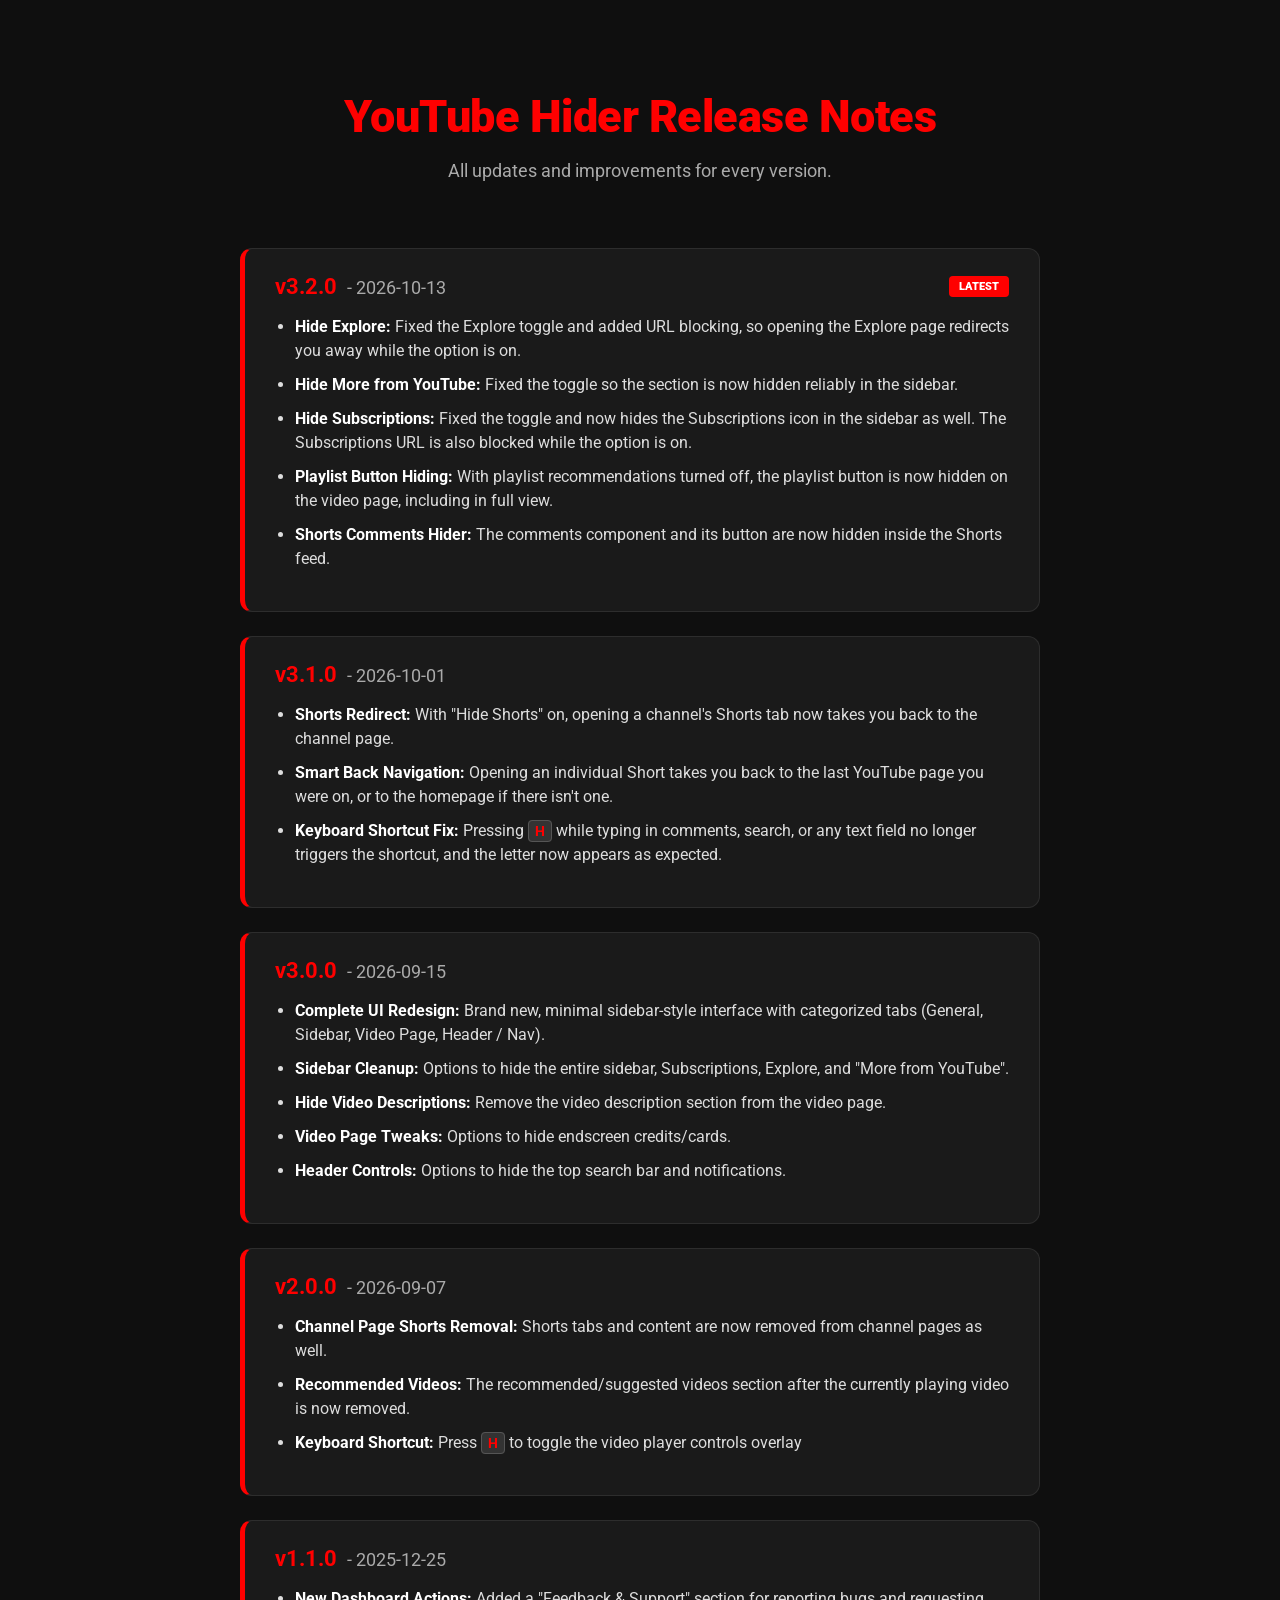
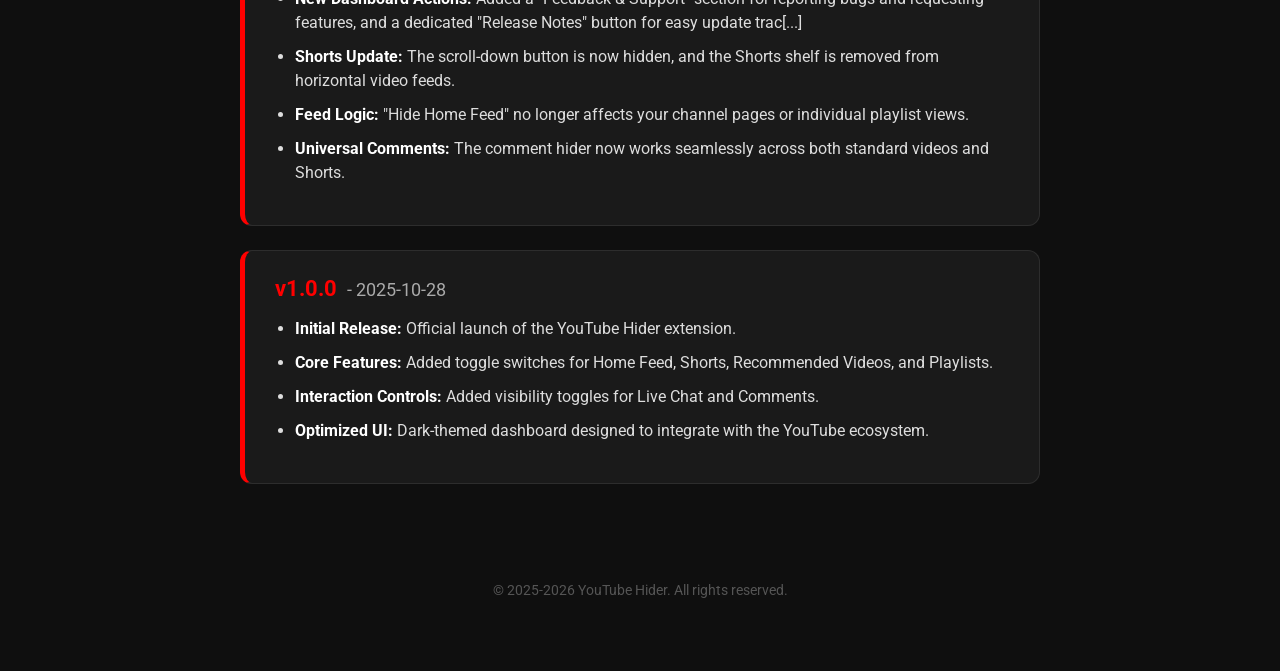
<file: index.html>
<!DOCTYPE html>
<html lang="en">
<head>
    <meta charset="UTF-8">
    <meta name="viewport" content="width=device-width, initial-scale=1.0">
    <title>YouTube Hider Release Notes</title>
    <link rel="stylesheet" href="style.css">
    <link href="https://fonts.googleapis.com/css2?family=Roboto:wght@400;700;900&display=swap" rel="stylesheet">
    <link rel="icon" href="favicon.png" type="image/x-icon">
</head>
<body>

    <header>
        <h1>YouTube Hider Release Notes</h1>
        <p>All updates and improvements for every version.</p>
    </header>

    <main class="container">

        <article class="release-card">
            <div class="version-header">
                <span class="version-title">v3.2.0 <span class="version-date">- 2026-10-13</span></span>
                <span class="tag-latest">Latest</span>
            </div>
            <ul class="change-list">
                <li><strong>Hide Explore:</strong> Fixed the Explore toggle and added URL blocking, so opening the Explore page redirects you away while the option is on.</li>
                <li><strong>Hide More from YouTube:</strong> Fixed the toggle so the section is now hidden reliably in the sidebar.</li>
                <li><strong>Hide Subscriptions:</strong> Fixed the toggle and now hides the Subscriptions icon in the sidebar as well. The Subscriptions URL is also blocked while the option is on.</li>
                <li><strong>Playlist Button Hiding:</strong> With playlist recommendations turned off, the playlist button is now hidden on the video page, including in full view.</li>
                <li><strong>Shorts Comments Hider:</strong> The comments component and its button are now hidden inside the Shorts feed.</li>
            </ul>
        </article>


        <article class="release-card">
            <div class="version-header">
                <span class="version-title">v3.1.0 <span class="version-date">- 2026-10-01</span></span>
            </div>
            <ul class="change-list">
                <li><strong>Shorts Redirect:</strong> With "Hide Shorts" on, opening a channel's Shorts tab now takes you back to the channel page.</li>
                <li><strong>Smart Back Navigation:</strong> Opening an individual Short takes you back to the last YouTube page you were on, or to the homepage if there isn't one.</li>
                <li><strong>Keyboard Shortcut Fix:</strong> Pressing <kbd>H</kbd> while typing in comments, search, or any text field no longer triggers the shortcut, and the letter now appears as expected.</li>
            </ul>
        </article>


        <article class="release-card">
            <div class="version-header">
                <span class="version-title">v3.0.0 <span class="version-date">- 2026-09-15</span></span>
            </div>
            <ul class="change-list">
                <li><strong>Complete UI Redesign:</strong> Brand new, minimal sidebar-style interface with categorized tabs (General, Sidebar, Video Page, Header / Nav).</li>
                <li><strong>Sidebar Cleanup:</strong> Options to hide the entire sidebar, Subscriptions, Explore, and "More from YouTube".</li>
                <li><strong>Hide Video Descriptions:</strong> Remove the video description section from the video page.</li>
                <li><strong>Video Page Tweaks:</strong> Options to hide endscreen credits/cards.</li>
                <li><strong>Header Controls:</strong> Options to hide the top search bar and notifications.</li>
            </ul>
        </article>



        <article class="release-card">
            <div class="version-header">
                <span class="version-title">v2.0.0 <span class="version-date">- 2026-09-07</span></span>
            </div>
            <ul class="change-list">
                <li><strong>Channel Page Shorts Removal:</strong> Shorts tabs and content are now removed from channel pages as well.</li>
                <li><strong>Recommended Videos:</strong> The recommended/suggested videos section after the currently playing video is now removed.</li>
                <li><strong>Keyboard Shortcut:</strong> Press <kbd>H</kbd> to toggle the video player controls overlay </li>
            </ul>
        </article>

        <article class="release-card">
            <div class="version-header">
                <span class="version-title">v1.1.0 <span class="version-date">- 2025-12-25</span></span>
            </div>
            <ul class="change-list">
                <li><strong>New Dashboard Actions:</strong> Added a "Feedback & Support" section for reporting bugs and requesting features, and a dedicated "Release Notes" button for easy update trac[...]</li>
                <li><strong>Shorts Update:</strong> The scroll-down button is now hidden, and the Shorts shelf is removed from horizontal video feeds.</li>
                <li><strong>Feed Logic:</strong> "Hide Home Feed" no longer affects your channel pages or individual playlist views.</li>
                <li><strong>Universal Comments:</strong> The comment hider now works seamlessly across both standard videos and Shorts.</li>
            </ul>
        </article>

        <article class="release-card">
            <div class="version-header">
                <span class="version-title">v1.0.0 <span class="version-date">- 2025-10-28</span></span>
            </div>
            <ul class="change-list">
                <li><strong>Initial Release:</strong> Official launch of the YouTube Hider extension.</li>
                <li><strong>Core Features:</strong> Added toggle switches for Home Feed, Shorts, Recommended Videos, and Playlists.</li>
                <li><strong>Interaction Controls:</strong> Added visibility toggles for Live Chat and Comments.</li>
                <li><strong>Optimized UI:</strong> Dark-themed dashboard designed to integrate with the YouTube ecosystem.</li>
            </ul>
        </article>
    </main>

    <footer>

        <p>&copy; 2025-2026 YouTube Hider. All rights reserved.</p>
    
    </footer>

</body>
</html>
</file>
<file: style.css>
:root {
    --bg-color: #0f0f0f;
    --card-bg: #1a1a1a;
    --card-hover-bg: #222222;
    --primary-red: #ff0000;
    --text-main: #ffffff;
    --text-secondary: #aaaaaa;
    --border-color: #2d2d2d;
    --transition-speed: 0.25s;
}

body {
    background-color: var(--bg-color);
    color: var(--text-main);
    /* Roboto is the standard YouTube font */
    font-family: 'Roboto', sans-serif;
    margin: 0;
    padding: 60px 20px;
    display: flex;
    flex-direction: column;
    align-items: center;
}

header {
    text-align: center;
    margin-bottom: 50px;
}

h1 {
    color: var(--primary-red);
    font-size: 2.8rem;
    margin-bottom: 10px;
    font-weight: 900;
    letter-spacing: -0.5px;
}

header p {
    color: var(--text-secondary);
    font-size: 1.1rem;
    font-weight: 400;
}

.container {
    width: 100%;
    max-width: 800px;
}

/* --- Card Styles --- */
.release-card {
    background-color: var(--card-bg);
    border: 1px solid var(--border-color);
    border-left: 5px solid var(--primary-red);
    border-radius: 12px;
    padding: 24px 30px;
    margin-bottom: 24px;
    cursor: default;
    transition: all var(--transition-speed) ease;
}

/* --- Hover Effect --- */
.release-card:hover {
    background-color: var(--card-hover-bg);
    transform: translateY(-4px);
    box-shadow: 0 10px 20px rgba(0, 0, 0, 0.4);
    border-color: #444;
}

.version-header {
    display: flex;
    justify-content: space-between;
    align-items: center;
    margin-bottom: 15px;
}

.version-title {
    color: var(--primary-red);
    font-weight: 700;
    font-size: 1.4rem;
}

.version-date {
    color: var(--text-secondary);
    font-weight: 400;
    font-size: 1.1rem;
    margin-left: 5px;
}

.tag-latest {
    background-color: var(--primary-red);
    color: white;
    font-size: 0.7rem;
    font-weight: 900;
    padding: 4px 10px;
    border-radius: 4px;
    text-transform: uppercase;
}

.change-list {
    list-style-type: disc;
    margin-left: 20px;
    padding: 0;
    color: #dddddd;
}

.change-list li {
    margin-bottom: 10px;
    font-size: 1rem;
    line-height: 1.5;
}

.change-list li strong {
    color: var(--text-main);
}

/* --- Keyboard Shortcut Style --- */
kbd {
    background-color: #333;
    border: 1px solid #555;
    border-radius: 4px;
    padding: 2px 6px;
    font-family: 'Roboto', sans-serif;
    font-size: 0.85rem;
    font-weight: 700;
    color: var(--primary-red);
}

footer {
    margin-top: 60px;
    color: #555555;
    font-size: 0.85rem;
}
</file>
